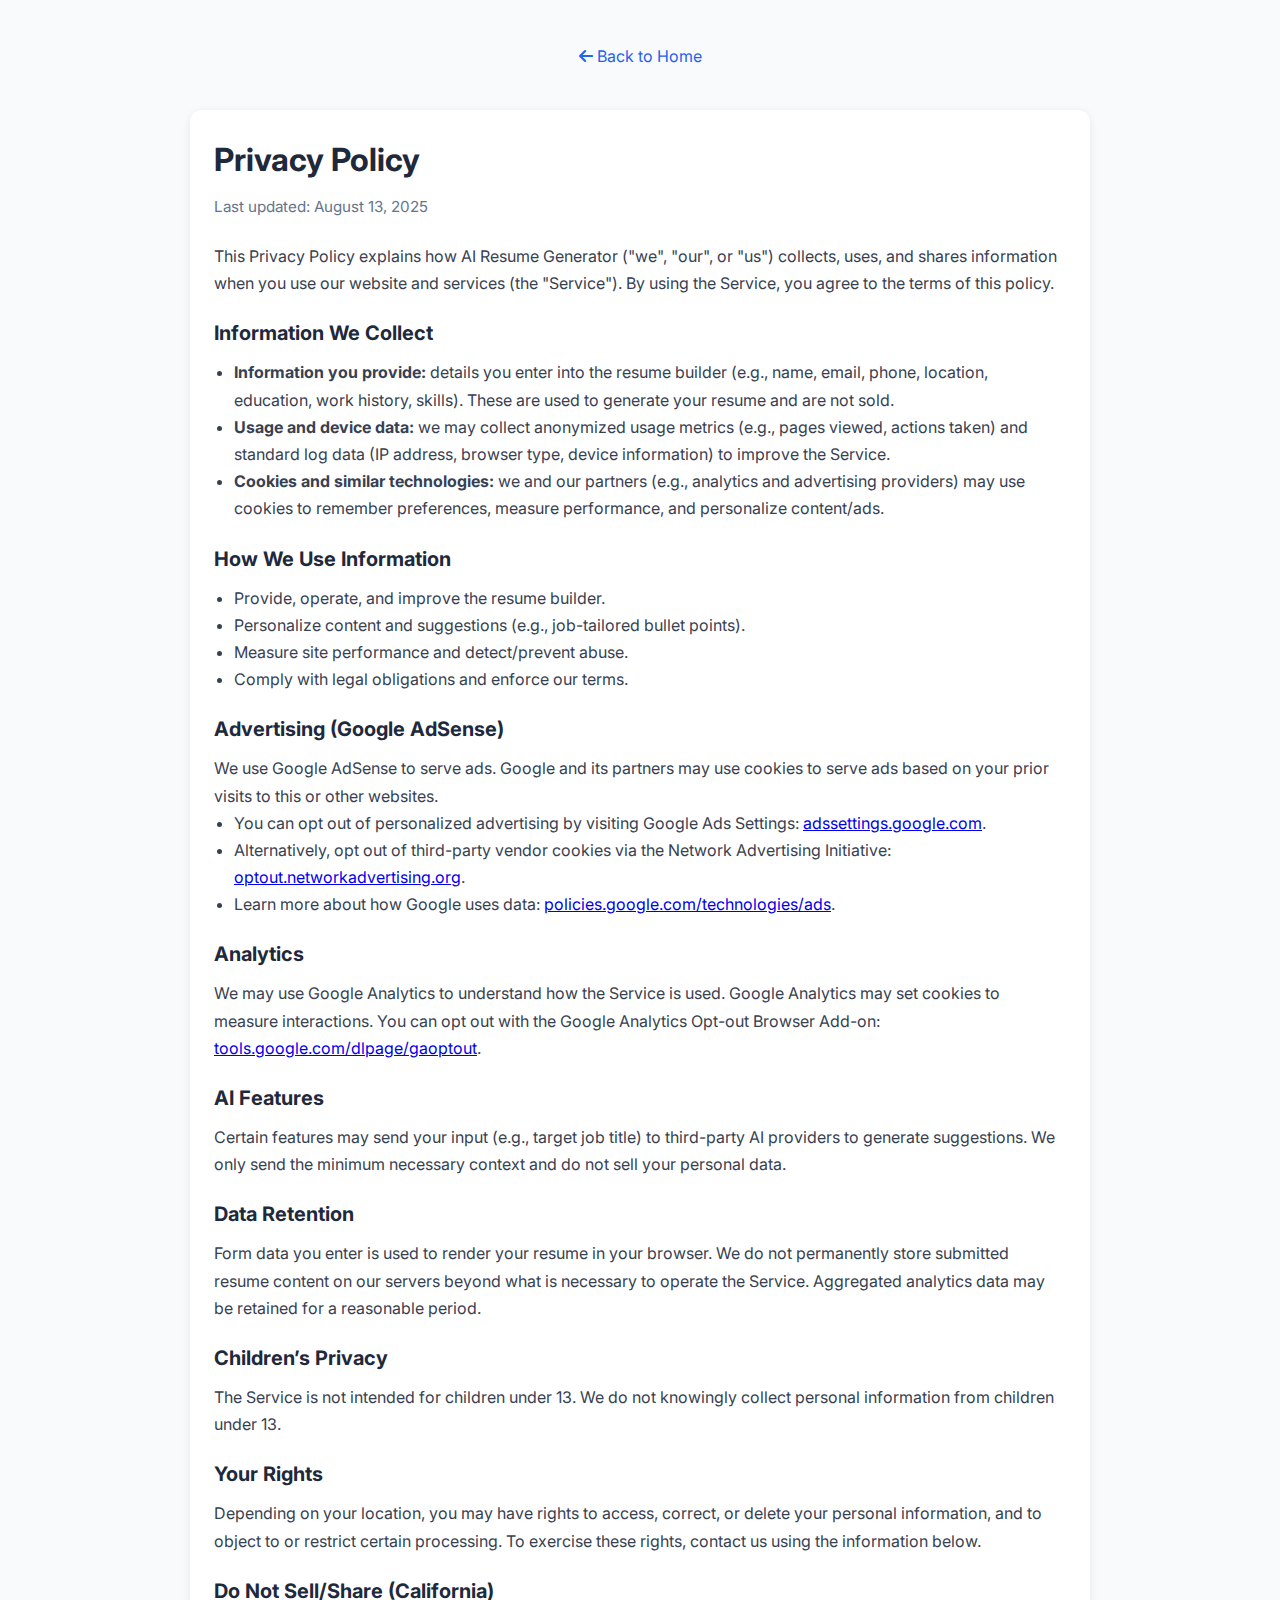
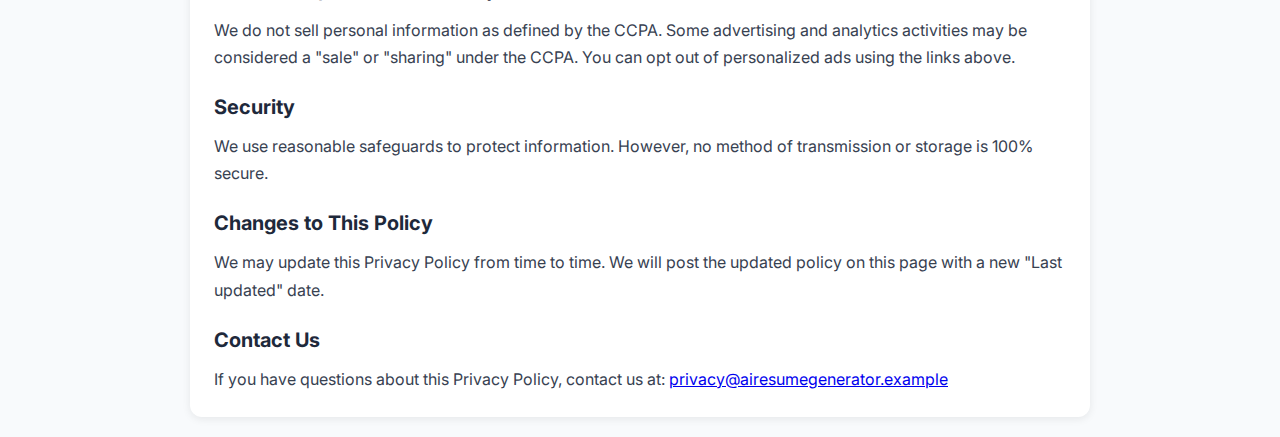
<file: privacy.html>
<!doctype html>
<html lang="en">
    <head>
        <meta charset="UTF-8" />
        <meta name="viewport" content="width=device-width, initial-scale=1.0" />
        <title>Privacy Policy - AI Resume Generator</title>
        <link rel="stylesheet" href="styles.css?v=4" />
        <link
            href="https://fonts.googleapis.com/css2?family=Inter:wght@300;400;500;600&display=swap"
            rel="stylesheet"
        />
        <link
            rel="stylesheet"
            href="https://cdnjs.cloudflare.com/ajax/libs/font-awesome/6.0.0/css/all.min.css"
        />
        <style>
            .policy-container { max-width: 900px; margin: 0 auto; padding: 24px; background: #ffffff; border-radius: 12px; box-shadow: 0 2px 8px rgba(0,0,0,0.08); }
            .policy-container h1 { font-size: 2rem; margin-bottom: 10px; color: #1e293b; }
            .policy-container .updated { color: #64748b; margin-bottom: 24px; font-size: 0.95rem; }
            .policy-container h2 { font-size: 1.25rem; margin-top: 20px; margin-bottom: 10px; color: #1e293b; }
            .policy-container p, .policy-container li { color: #374151; line-height: 1.7; }
            .policy-container ul { padding-left: 20px; }
            .policy-header { text-align: center; margin: 24px 0; }
            .back-home { display: inline-block; margin-bottom: 16px; color: #2563eb; text-decoration: none; }
            .back-home:hover { text-decoration: underline; }
        </style>
    </head>
    <body>
        <div class="container">
            <div class="policy-header">
                <a class="back-home" href="index.html"><i class="fas fa-arrow-left"></i> Back to Home</a>
            </div>
            <div class="policy-container">
                <h1>Privacy Policy</h1>
                <div class="updated">Last updated: August 13, 2025</div>

                <p>
                    This Privacy Policy explains how AI Resume Generator ("we", "our", or "us") collects, uses, and shares information when you use our website and services (the "Service"). By using the Service, you agree to the terms of this policy.
                </p>

                <h2>Information We Collect</h2>
                <ul>
                    <li><strong>Information you provide:</strong> details you enter into the resume builder (e.g., name, email, phone, location, education, work history, skills). These are used to generate your resume and are not sold.</li>
                    <li><strong>Usage and device data:</strong> we may collect anonymized usage metrics (e.g., pages viewed, actions taken) and standard log data (IP address, browser type, device information) to improve the Service.</li>
                    <li><strong>Cookies and similar technologies:</strong> we and our partners (e.g., analytics and advertising providers) may use cookies to remember preferences, measure performance, and personalize content/ads.</li>
                </ul>

                <h2>How We Use Information</h2>
                <ul>
                    <li>Provide, operate, and improve the resume builder.</li>
                    <li>Personalize content and suggestions (e.g., job-tailored bullet points).</li>
                    <li>Measure site performance and detect/prevent abuse.</li>
                    <li>Comply with legal obligations and enforce our terms.</li>
                </ul>

                <h2>Advertising (Google AdSense)</h2>
                <p>
                    We use Google AdSense to serve ads. Google and its partners may use cookies to serve ads based on your prior visits to this or other websites.
                </p>
                <ul>
                    <li>You can opt out of personalized advertising by visiting Google Ads Settings: <a href="https://adssettings.google.com" target="_blank" rel="noopener">adssettings.google.com</a>.</li>
                    <li>Alternatively, opt out of third-party vendor cookies via the Network Advertising Initiative: <a href="https://optout.networkadvertising.org" target="_blank" rel="noopener">optout.networkadvertising.org</a>.</li>
                    <li>Learn more about how Google uses data: <a href="https://policies.google.com/technologies/ads" target="_blank" rel="noopener">policies.google.com/technologies/ads</a>.</li>
                </ul>

                <h2>Analytics</h2>
                <p>
                    We may use Google Analytics to understand how the Service is used. Google Analytics may set cookies to measure interactions. You can opt out with the Google Analytics Opt-out Browser Add-on: <a href="https://tools.google.com/dlpage/gaoptout" target="_blank" rel="noopener">tools.google.com/dlpage/gaoptout</a>.
                </p>

                <h2>AI Features</h2>
                <p>
                    Certain features may send your input (e.g., target job title) to third-party AI providers to generate suggestions. We only send the minimum necessary context and do not sell your personal data.
                </p>

                <h2>Data Retention</h2>
                <p>
                    Form data you enter is used to render your resume in your browser. We do not permanently store submitted resume content on our servers beyond what is necessary to operate the Service. Aggregated analytics data may be retained for a reasonable period.
                </p>

                <h2>Children’s Privacy</h2>
                <p>
                    The Service is not intended for children under 13. We do not knowingly collect personal information from children under 13.
                </p>

                <h2>Your Rights</h2>
                <p>
                    Depending on your location, you may have rights to access, correct, or delete your personal information, and to object to or restrict certain processing. To exercise these rights, contact us using the information below.
                </p>

                <h2>Do Not Sell/Share (California)</h2>
                <p>
                    We do not sell personal information as defined by the CCPA. Some advertising and analytics activities may be considered a "sale" or "sharing" under the CCPA. You can opt out of personalized ads using the links above.
                </p>

                <h2>Security</h2>
                <p>
                    We use reasonable safeguards to protect information. However, no method of transmission or storage is 100% secure.
                </p>

                <h2>Changes to This Policy</h2>
                <p>
                    We may update this Privacy Policy from time to time. We will post the updated policy on this page with a new "Last updated" date.
                </p>

                <h2>Contact Us</h2>
                <p>
                    If you have questions about this Privacy Policy, contact us at:
                    <a href="mailto:privacy@airesumegenerator.example">privacy@airesumegenerator.example</a>
                </p>
            </div>
        </div>
    </body>
 </html>
</file>
<file: styles.css>
/* Reset and Base Styles */
* {
    margin: 0;
    padding: 0;
    box-sizing: border-box;
}

body {
    font-family: 'Inter', -apple-system, BlinkMacSystemFont, 'Segoe UI', Roboto, sans-serif;
    line-height: 1.6;
    color: #333;
    background-color: #f8fafc;
}

.container {
    max-width: 1400px;
    margin: 0 auto;
    padding: 20px;
}

/* Header */
.main-header {
    text-align: center;
    margin-bottom: 30px;
}

.main-header h1 {
    font-size: 2.5rem;
    font-weight: 600;
    color: #2563eb;
    margin-bottom: 10px;
}

.main-header p {
    font-size: 1.1rem;
    color: #64748b;
}

/* Ad Spaces */
.ad-space {
    margin: 20px 0;
    display: flex;
    justify-content: center;
}

.ad-placeholder {
    background: #f1f5f9;
    border: 2px dashed #cbd5e1;
    padding: 20px;
    text-align: center;
    color: #64748b;
    border-radius: 8px;
    font-weight: 500;
}

.top-ad .ad-placeholder, .bottom-ad .ad-placeholder {
    width: 728px;
    height: 90px;
    display: flex;
    align-items: center;
    justify-content: center;
}

.side-ad {
    position: sticky;
    top: 20px;
}

.side-ad .ad-placeholder {
    width: 300px;
    height: 600px;
    display: flex;
    align-items: center;
    justify-content: center;
    writing-mode: vertical-rl;
    text-orientation: mixed;
}

/* Main Content Layout */
.app-content {
    display: flex;
    flex-direction: column;
    align-items: center;
    margin: 30px 0;
    gap: 40px;
}

.input-section {
    width: 100%;
    max-width: 800px;
    margin: 0 auto;
}

.form-container {
    width: 100%;
}

.preview-wrapper {
    display: grid;
    grid-template-columns: 300px 1fr 300px;
    gap: 20px;
    width: 100%;
    max-width: 1400px;
    align-items: start;
}

.side-ad {
    position: sticky;
    top: 20px;
}

/* Removed duplicate - main preview-section rule is below */

/* Responsive Design */
@media (max-width: 1200px) {
    .preview-wrapper {
        grid-template-columns: 1fr;
        gap: 20px;
    }
    
    .side-ad {
        display: none;
    }
    
    .preview-section {
        max-width: 100%;
        margin: 0 auto;
    }
    /* Show preview above form on tablet widths */
    .preview-wrapper { order: 1; }
    .input-section { order: 2; }
}

@media (max-width: 768px) {
    .input-section {
        max-width: 100%;
        padding: 0 10px;
    }
    
    .progress-steps {
        flex-wrap: wrap;
        gap: 10px;
    }
    
    .step {
        min-width: 80px;
    }
    
    .step-label {
        font-size: 0.7rem;
    }
    
    .step-number {
        width: 30px;
        height: 30px;
        font-size: 0.8rem;
    }
    /* Ensure preview is first on small screens */
    .preview-wrapper { order: 1; }
    .input-section { order: 2; }
    /* Smaller progress UI on mobile */
    .progress-indicator { margin-bottom: 0.75rem; padding: 0 0.5rem; }
    .progress-steps { gap: 6px; margin-bottom: 0.5rem; }
    .step-number { width: 26px; height: 26px; font-size: 0.75rem; margin-bottom: 0.25rem; }
    .step-label { font-size: 0.65rem; }
    .progress-bar { height: 3px; }
}

/* Form Styling */
.form-container h2 {
    font-size: 1.8rem;
    margin-bottom: 25px;
    color: #1e293b;
}

.section-group {
    margin-bottom: 15px;
    padding: 20px;
    background: white;
    border-radius: 12px;
    box-shadow: 0 2px 8px rgba(0, 0, 0, 0.1);
}

.section-group h3 {
    font-size: 1.3rem;
    margin-bottom: 20px;
    color: #374151;
    border-bottom: 2px solid #e5e7eb;
    padding-bottom: 8px;
}

.form-group {
    margin-bottom: 20px;
}

.form-group.priority {
    background: linear-gradient(135deg, #dbeafe 0%, #ede9fe 100%);
    padding: 20px;
    border-radius: 10px;
    border: 2px solid #3b82f6;
    margin-bottom: 25px;
}

.form-row {
    display: grid;
    grid-template-columns: 1fr 1fr;
    gap: 15px;
}

label {
    display: block;
    margin-bottom: 5px;
    font-weight: 500;
    color: #374151;
}

label i {
    margin-right: 8px;
    color: #3b82f6;
}

input, textarea, select {
    width: 100%;
    padding: 12px;
    border: 2px solid #e5e7eb;
    border-radius: 8px;
    font-size: 1rem;
    transition: all 0.2s ease;
    font-family: inherit;
}

input:focus, textarea:focus, select:focus {
    outline: none;
    border-color: #3b82f6;
    box-shadow: 0 0 0 3px rgba(59, 130, 246, 0.1);
}

/* Tooltips */
.tooltip {
    display: inline-block;
    width: 20px;
    height: 20px;
    background: #3b82f6;
    color: white;
    border-radius: 50%;
    text-align: center;
    line-height: 20px;
    font-size: 12px;
    cursor: help;
    position: relative;
    margin-left: 5px;
}

.tooltip:hover::after {
    content: attr(data-tip);
    position: absolute;
    bottom: 25px;
    left: 50%;
    transform: translateX(-50%);
    background: #1e293b;
    color: white;
    padding: 8px 12px;
    border-radius: 6px;
    font-size: 12px;
    white-space: nowrap;
    z-index: 1000;
}

/* Character Count */
.char-count {
    float: right;
    font-size: 0.9rem;
    color: #64748b;
}

/* GPA Warning */
.gpa-warning {
    margin-top: 5px;
    padding: 8px 12px;
    background: #fef3c7;
    border: 1px solid #f59e0b;
    border-radius: 6px;
    font-size: 0.85rem;
    color: #92400e;
    display: flex;
    align-items: center;
    gap: 6px;
}

.gpa-warning i {
    color: #f59e0b;
}

/* Phone Number, Email, and Date Validation */
.phone-validation, .email-validation, .date-validation {
    margin-top: 5px;
    padding: 8px 12px;
    background: #fee2e2;
    border: 1px solid #ef4444;
    border-radius: 6px;
    font-size: 0.85rem;
    color: #991b1b;
    display: flex;
    align-items: center;
    gap: 6px;
}

.phone-validation i, .email-validation i, .date-validation i {
    color: #ef4444;
}

.phone-validation.phone-valid, .email-validation.email-valid, .date-validation.date-valid {
    background: #dcfce7;
    border-color: #10b981;
    color: #065f46;
}

.phone-validation.phone-valid i, .email-validation.email-valid i, .date-validation.date-valid i {
    color: #10b981;
}

/* Future date warning (informational, not error) */
.date-validation.date-future {
    background: #fef3c7;
    border-color: #f59e0b;
    color: #92400e;
}

.date-validation.date-future i {
    color: #f59e0b;
}

/* Job Category Display */
.job-category {
    margin-top: 10px;
    padding: 8px 12px;
    background: #ecfdf5;
    border: 1px solid #10b981;
    border-radius: 6px;
    font-size: 0.9rem;
    color: #065f46;
    font-weight: 500;
}

.ai-status { margin-top: 8px; font-size: 0.85rem; color: #64748b; }

/* Suggestions */
.suggestions {
    margin-top: 10px;
    padding: 15px;
    background: #f8fafc;
    border-radius: 8px;
    border: 1px solid #e2e8f0;
}

.suggestions h4 {
    font-size: 0.9rem;
    color: #475569;
    margin-bottom: 8px;
}

.suggestion-group { margin-bottom: 8px; }
.suggestion-group-title { font-size: 0.85rem; color: #64748b; margin: 6px 0; font-weight: 600; }
.suggestion-item.loading { opacity: 0.7; font-style: italic; }

.suggestion-tags {
    display: flex;
    flex-wrap: wrap;
    gap: 6px;
}

.suggestion-tag {
    background: #e0e7ff;
    color: #3730a3;
    padding: 4px 8px;
    border-radius: 4px;
    font-size: 0.8rem;
    cursor: pointer;
    transition: all 0.2s ease;
}

.suggestion-tag:hover {
    background: #c7d2fe;
}

/* Experience and Education Items */
.experience-item, .education-item {
    background: #fafafa;
    padding: 20px;
    border-radius: 8px;
    border: 1px solid #e5e7eb;
    margin-bottom: 15px;
    position: relative;
}

/* Buttons */
.btn-primary, .btn-secondary, .add-btn, .remove-btn {
    padding: 12px 24px;
    border: none;
    border-radius: 8px;
    font-size: 1rem;
    font-weight: 500;
    cursor: pointer;
    transition: all 0.2s ease;
    display: inline-flex;
    align-items: center;
    gap: 8px;
}

.btn-primary {
    background: #3b82f6;
    color: white;
}

.btn-primary:hover {
    background: #2563eb;
    transform: translateY(-1px);
}

.btn-secondary {
    background: #6b7280;
    color: white;
}

.btn-secondary:hover {
    background: #4b5563;
}

.add-btn {
    background: #10b981;
    color: white;
    width: 100%;
    justify-content: center;
}

.add-btn:hover {
    background: #059669;
}

.remove-btn {
    background: #ef4444;
    color: white;
    position: absolute;
    top: 10px;
    right: 10px;
    padding: 6px 12px;
    font-size: 0.9rem;
}

.remove-btn:hover {
    background: #dc2626;
}

/* Action Buttons */
.action-buttons {
    display: flex;
    gap: 15px;
    margin-top: 30px;
    padding: 20px;
    background: white;
    border-radius: 12px;
    box-shadow: 0 2px 8px rgba(0, 0, 0, 0.1);
}

.action-buttons button {
    flex: 1;
}

/* Progress Indicator */
.progress-indicator { margin-bottom: 2rem; padding: 0 1rem; }

.progress-steps { display: flex; justify-content: space-between; align-items: center; margin-bottom: 1rem; position: relative; }

.step {
    display: flex;
    flex-direction: column;
    align-items: center;
    flex: 1;
    position: relative;
    z-index: 2;
}

.step:not(:last-child)::after {
    content: '';
    position: absolute;
    top: 20px;
    left: calc(50% + 25px);
    width: calc(100% - 50px);
    height: 2px;
    background: #e0e0e0;
    z-index: 1;
}

.step.active:not(:last-child)::after,
.step.completed:not(:last-child)::after {
    background: #4CAF50;
}

.step-number { width: 40px; height: 40px; border-radius: 50%; background: #e0e0e0; color: #666; display: flex; align-items: center; justify-content: center; font-weight: 600; margin-bottom: 0.5rem; font-size: 0.9rem; position: relative; z-index: 2; }

.step.active .step-number {
    background: #2196F3;
    color: white;
}

.step.completed .step-number {
    background: #4CAF50;
    color: white;
}

.step-label {
    font-size: 0.8rem;
    color: #666;
    font-weight: 500;
    text-align: center;
}

.step.active .step-label {
    color: #2196F3;
    font-weight: 600;
}

.step.completed .step-label {
    color: #4CAF50;
}

.progress-bar {
    width: 100%;
    height: 4px;
    background: #e0e0e0;
    border-radius: 2px;
    overflow: hidden;
}

.progress-fill {
    height: 100%;
    background: linear-gradient(90deg, #2196F3, #4CAF50);
    border-radius: 2px;
    transition: width 0.3s ease;
}

/* Carousel Container */
.carousel-container {
    position: relative;
    overflow: hidden;
    min-height: auto;
}

.carousel-step {
    display: none;
    opacity: 0;
    transform: translateX(50px);
    transition: all 0.3s ease;
    padding: 1rem 0;
}

.carousel-step.active {
    display: block;
    opacity: 1;
    transform: translateX(0);
}

.carousel-step h2 {
    color: #333;
    margin-bottom: 0.5rem;
    font-size: 1.5rem;
    display: flex;
    align-items: center;
    gap: 0.5rem;
}

.carousel-step h2 i {
    color: #2196F3;
}

.step-description {
    color: #666;
    margin-bottom: 2rem;
    font-size: 1rem;
    line-height: 1.4;
}

/* Navigation Buttons */
.carousel-navigation {
    display: flex;
    justify-content: space-between;
    align-items: center;
    margin-top: 0.5rem;
    padding: 0.75rem 1rem;
    border-top: 1px solid #e0e0e0;
}

/* Validation Error Message */
.validation-error {
    background: #fef2f2;
    border: 1px solid #fecaca;
    color: #dc2626;
    padding: 12px 16px;
    border-radius: 8px;
    margin: 10px 0;
    font-size: 0.9rem;
    display: none;
}

.validation-error i {
    margin-right: 8px;
}

/* Form Field Error State */
input.error,
textarea.error,
select.error {
    border-color: #ef4444 !important;
    box-shadow: 0 0 0 3px rgba(239, 68, 68, 0.1) !important;
}

/* Button disabled validation state */
.nav-btn.disabled-validation {
    background: #f3f4f6 !important;
    color: #9ca3af !important;
    cursor: not-allowed !important;
    opacity: 0.7;
}

.nav-btn {
    background: #2196F3;
    color: white;
    border: none;
    padding: 0.8rem 1.5rem;
    border-radius: 8px;
    cursor: pointer;
    font-size: 0.9rem;
    font-weight: 500;
    transition: all 0.2s ease;
    display: flex;
    align-items: center;
    gap: 0.5rem;
}

.nav-btn:hover:not(:disabled) {
    background: #1976D2;
    transform: translateY(-1px);
}

.nav-btn:disabled {
    background: #ccc;
    cursor: not-allowed;
    transform: none;
}

.nav-btn i {
    font-size: 0.8rem;
}

/* Preview Section */
.preview-section {
    position: sticky;
    top: 20px;
    height: fit-content;
    display: flex;
    flex-direction: column;
    align-items: center;
    max-width: 800px;
    margin: 0 auto;
}

.preview-header {
    display: flex;
    flex-direction: row;
    align-items: center;
    margin-bottom: 20px;
    gap: 15px;
}

.preview-header h2 {
    font-size: 1.5rem;
    color: #1e293b;
}

.template-selector select {
    padding: 8px 12px;
    border: 1px solid #d1d5db;
    border-radius: 6px;
    font-size: 0.9rem;
}

.preview-controls {
    display: flex;
    align-items: center;
    justify-content: center;
    gap: 20px;
}

/* Page control elements removed - single fixed page only */

.resume-preview {
    background: white;
    border-radius: 12px;
    box-shadow: 0 4px 20px rgba(0, 0, 0, 0.1);
    width: 8.5in;
    height: 11in;
    overflow: hidden;
    position: relative;
    box-sizing: border-box;
}

/* Multi-page functionality removed - single fixed page only */

.resume-content {
    padding: 36px;
    font-size: 10pt;
    line-height: 1.4;
    color: #1e293b;
    position: relative;
    height: 100%;
    overflow: hidden;
    box-sizing: border-box;
}

/* Page break indicators for multi-page mode */
.page-break {
    border-top: 2px dashed #e5e7eb;
    margin: 20px 0;
    padding-top: 20px;
    position: relative;
}

.page-break::before {
    content: "Page " attr(data-page);
    position: absolute;
    top: -12px;
    left: 50%;
    transform: translateX(-50%);
    background: white;
    padding: 0 10px;
    font-size: 8pt;
    color: #9ca3af;
    font-weight: 500;
}

/* Multi-page layout styles */
.resume-page::before {
    content: "Page " attr(data-page);
    position: absolute;
    top: -15px;
    left: 50%;
    transform: translateX(-50%);
    background: #f3f4f6;
    padding: 4px 12px;
    font-size: 10px;
    color: #6b7280;
    font-weight: 500;
    border-radius: 12px;
    z-index: 10;
}

/* Dynamic sizing removed - using fixed fonts and dimensions */

/* No suggestions message */
.no-suggestions {
    color: #6b7280;
    font-style: italic;
    font-size: 0.9rem;
    margin: 10px 0;
}

.preview-placeholder {
    text-align: center;
    color: #64748b;
    padding: 100px 20px;
}

.preview-placeholder i {
    font-size: 4rem;
    margin-bottom: 20px;
    opacity: 0.3;
}

/* Resume Styles */
.resume-header {
    display: flex;
    justify-content: space-between;
    align-items: flex-start;
    gap: 16px;
    margin-bottom: 30px;
    padding-bottom: 20px;
    border-bottom: 2px solid #e5e7eb;
}

.header-left { display: flex; flex-direction: column; gap: 6px; }
.header-right { display: flex; flex-direction: column; gap: 6px; text-align: right; align-items: flex-end; }

.resume-name {
    font-size: 11pt;
    font-weight: 600;
    color: #1e293b;
    letter-spacing: 0.5px;
}

.resume-linkedin {
    font-size: 11pt;
    color: #4b5563;
}

.resume-email, .resume-phone {
    font-size: 11pt;
    color: #4b5563;
}

.resume-location { font-size: 11pt; color: #4b5563; }
.resume-contact-line { font-size: 11pt; color: #4b5563; }

.resume-section {
    margin-bottom: 20px;
}

.resume-section-title {
    font-size: 11pt;
    font-weight: 600;
    text-transform: uppercase;
    letter-spacing: 0.5px;
    margin-bottom: 8px;
    color: #374151;
    border-bottom: 1px solid #d1d5db;
    padding-bottom: 3px;
}

.resume-summary {
    text-align: justify;
    margin-bottom: 15px;
}

.experience-entry, .education-entry {
    margin-bottom: 15px;
}

.entry-header {
    display: flex;
    justify-content: space-between;
    align-items: flex-start;
    margin-bottom: 5px;
}

.entry-title {
    font-weight: 600;
    font-size: 10pt;
}

.entry-company {
    font-weight: 500;
    font-size: 10pt;
}

.entry-date {
    font-size: 9pt;
    color: #4b5563;
    font-style: italic;
}

.entry-location {
    font-size: 11pt;
    color: #6b7280;
    margin-bottom: 5px;
    font-weight: 500;
}

.entry-achievements ul {
    margin-left: 15px;
    margin-top: 5px;
}

.entry-achievements li {
    margin-bottom: 3px;
    font-size: 9.5pt;
}

.skills-list {
    display: flex;
    flex-wrap: wrap;
    gap: 8px;
}

.skill-item {
    background: #f3f4f6;
    padding: 4px 8px;
    border-radius: 4px;
    font-size: 9pt;
    color: #374151;
}

/* Template Variations */
.resume-content.modern .resume-section-title {
    color: #3b82f6;
    border-bottom-color: #3b82f6;
}

.resume-content.modern .resume-name {
    color: #1e40af;
}

.resume-content.modern .resume-header {
    border-bottom-color: #93c5fd;
}

.resume-content.classic .resume-section-title {
    color: #1f2937;
    border-bottom-color: #1f2937;
}

.resume-content.minimal .resume-section-title {
    color: #6b7280;
    border-bottom: none;
    font-weight: 400;
    margin-bottom: 12px;
}

/* Social Sharing */
.social-sharing {
    text-align: center;
    margin: 40px 0 20px;
    padding: 25px;
    background: white;
    border-radius: 12px;
    box-shadow: 0 2px 8px rgba(0, 0, 0, 0.1);
}

.social-sharing h3 {
    margin-bottom: 15px;
    color: #374151;
}

.share-buttons {
    display: flex;
    justify-content: center;
    gap: 15px;
}

.share-btn {
    padding: 10px 20px;
    border: none;
    border-radius: 25px;
    color: white;
    text-decoration: none;
    font-weight: 500;
    cursor: pointer;
    transition: transform 0.2s ease;
}

.share-btn:hover {
    transform: translateY(-2px);
}

.share-btn.facebook { background: #1877f2; }
.share-btn.twitter { background: #1da1f2; }
.share-btn.linkedin { background: #0077b5; }

/* Footer */
.main-footer {
    text-align: center;
    padding: 20px;
    color: #64748b;
    border-top: 1px solid #e5e7eb;
    margin-top: 40px;
}

.main-footer a {
    color: #3b82f6;
    text-decoration: none;
}

.main-footer a:hover {
    text-decoration: underline;
}

/* Responsive Design */
@media (max-width: 1200px) {
    .app-content {
        grid-template-columns: 1fr;
    }
    
    .input-section {
        flex-direction: column;
    }
    
    .side-ad {
        position: static;
        order: -1;
    }
    
    .side-ad .ad-placeholder {
        width: 100%;
        height: 100px;
        writing-mode: horizontal-tb;
        text-orientation: mixed;
    }
    
    .preview-section {
        position: static;
    }
}

@media (max-width: 768px) {
    .container {
        padding: 15px;
    }
    
    .main-header h1 {
        font-size: 2rem;
    }
    
    .form-row {
        grid-template-columns: 1fr;
    }
    
    /* Condense form and make it span full width */
    .input-section { max-width: 100%; padding: 0 8px; margin: 0; }
    .form-container { width: 100%; }
    .form-container h2 { font-size: 1.3rem; margin-bottom: 16px; }
    .section-group { padding: 12px; margin-bottom: 12px; }
    .section-group h3 { font-size: 1.1rem; margin-bottom: 12px; }
    .form-group { margin-bottom: 12px; }
    .form-row { gap: 10px; }
    input, textarea, select { padding: 10px; font-size: 0.95rem; }
    .suggestions { padding: 12px; }
    .carousel-navigation { padding: 0.5rem 0.75rem; }
    .nav-btn { padding: 0.7rem 1rem; font-size: 0.85rem; }
    
    .action-buttons {
        flex-direction: column;
        padding: 12px;
        gap: 10px;
    }
    
    .share-buttons {
        flex-direction: column;
        align-items: center;
    }
    
    .top-ad .ad-placeholder, .bottom-ad .ad-placeholder {
        width: 320px;
        height: 50px;
    }
    
    .resume-preview { width: 100%; height: auto; aspect-ratio: 8.5 / 11; }
    .preview-section { width: 100%; }
    .resume-content {
        padding: 20px;
        font-size: 9pt;
    }
    
    /* Reorder: show form inputs first, then progress bar, then nav */
    .input-section { display: flex; flex-direction: column; }
    .input-section .form-container { order: 1; }
    .input-section .progress-indicator { order: 2; margin-top: 6px; margin-bottom: 10px; padding: 0; }
    .input-section .carousel-navigation { order: 3; }
    
    /* Compact progress bar: one thin line across screen */
    .progress-steps { display: none; }
    .progress-bar { height: 2px; }
    
    .entry-header {
        flex-direction: column;
        gap: 5px;
    }
}

@media (max-width: 480px) {
    /* Maintain same mobile ordering on very small devices */
    .input-section { display: flex; flex-direction: column; }
    .input-section .form-container { order: 1; }
    .input-section .progress-indicator { order: 2; margin-top: 6px; margin-bottom: 8px; padding: 0; }
    .input-section .carousel-navigation { order: 3; }
    .progress-steps { display: none; }
    .progress-bar { height: 2px; }
    /* Even smaller progress UI on very small phones */
    .progress-indicator { margin-bottom: 0.5rem; padding: 0 0.5rem; }
    .progress-steps { gap: 4px; }
    .step-number { width: 22px; height: 22px; font-size: 0.7rem; }
    .step-label { font-size: 0.6rem; }
    .progress-bar { height: 2px; }
    .section-group { padding: 10px; }
    
    .resume-preview { width: 100%; height: auto; aspect-ratio: 8.5 / 11; }
    .preview-section { width: 100%; }
    .input-section { max-width: 100%; padding: 0 8px; margin: 0; }
    .form-container { width: 100%; }
    .form-row { grid-template-columns: 1fr; gap: 8px; }
    input, textarea, select { width: 100%; }
    .resume-content { padding: 15px; font-size: 8.5pt; }
    
    .container { padding: 10px; }
    input, textarea, select { padding: 9px; font-size: 0.9rem; }
    .nav-btn { padding: 0.6rem 0.9rem; font-size: 0.8rem; }
    
    .resume-name {
        font-size: 18pt;
    }
    
    .top-ad .ad-placeholder, .bottom-ad .ad-placeholder {
        width: 280px;
        height: 50px;
        font-size: 0.8rem;
    }
}

/* Print Styles for PDF */
@media print {
    body {
        background: white;
    }
    
    .container {
        max-width: none;
        padding: 0;
    }
    
    .input-section, .social-sharing, .ad-space, .main-footer {
        display: none;
    }
    
    .app-content {
        grid-template-columns: 1fr;
    }
    
    .resume-preview {
        box-shadow: none;
        border-radius: 0;
    }
    
    .resume-content {
        padding: 0.5in;
        font-size: 11pt;
    }
}
</file>
